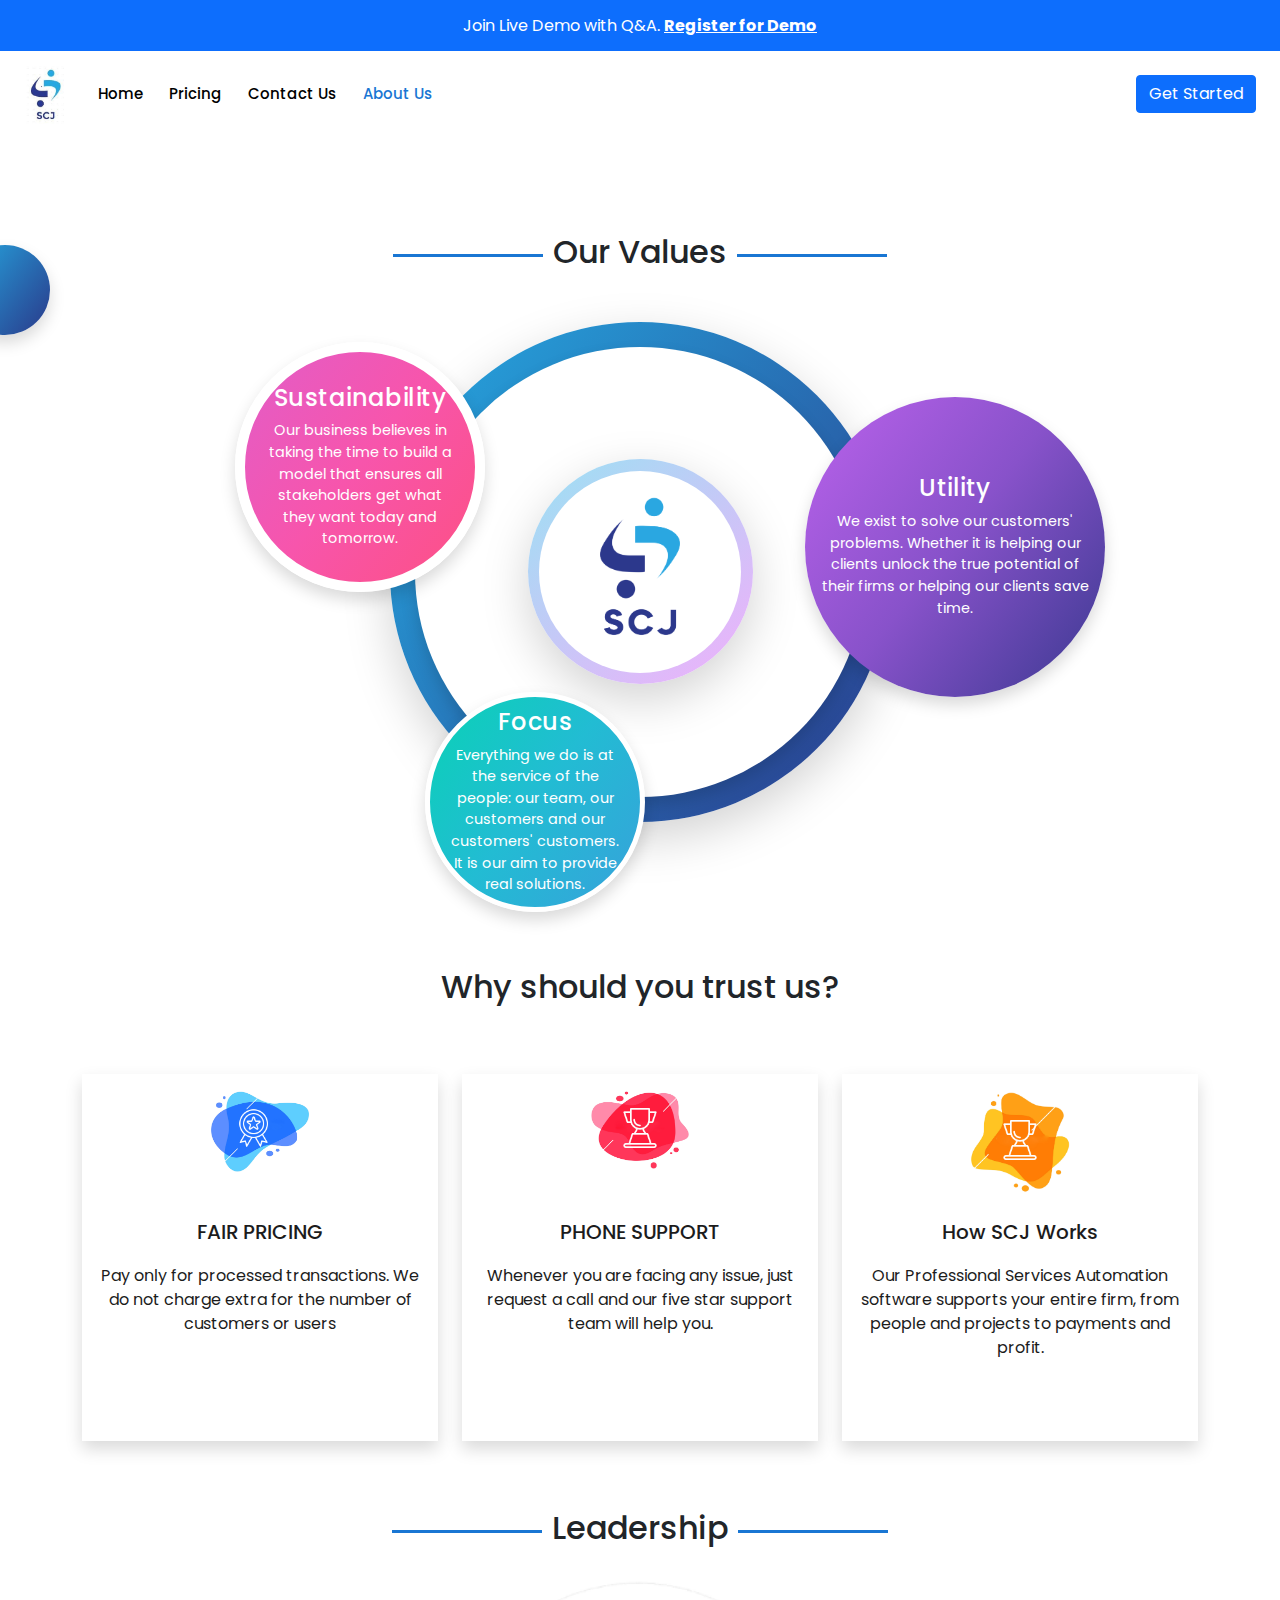
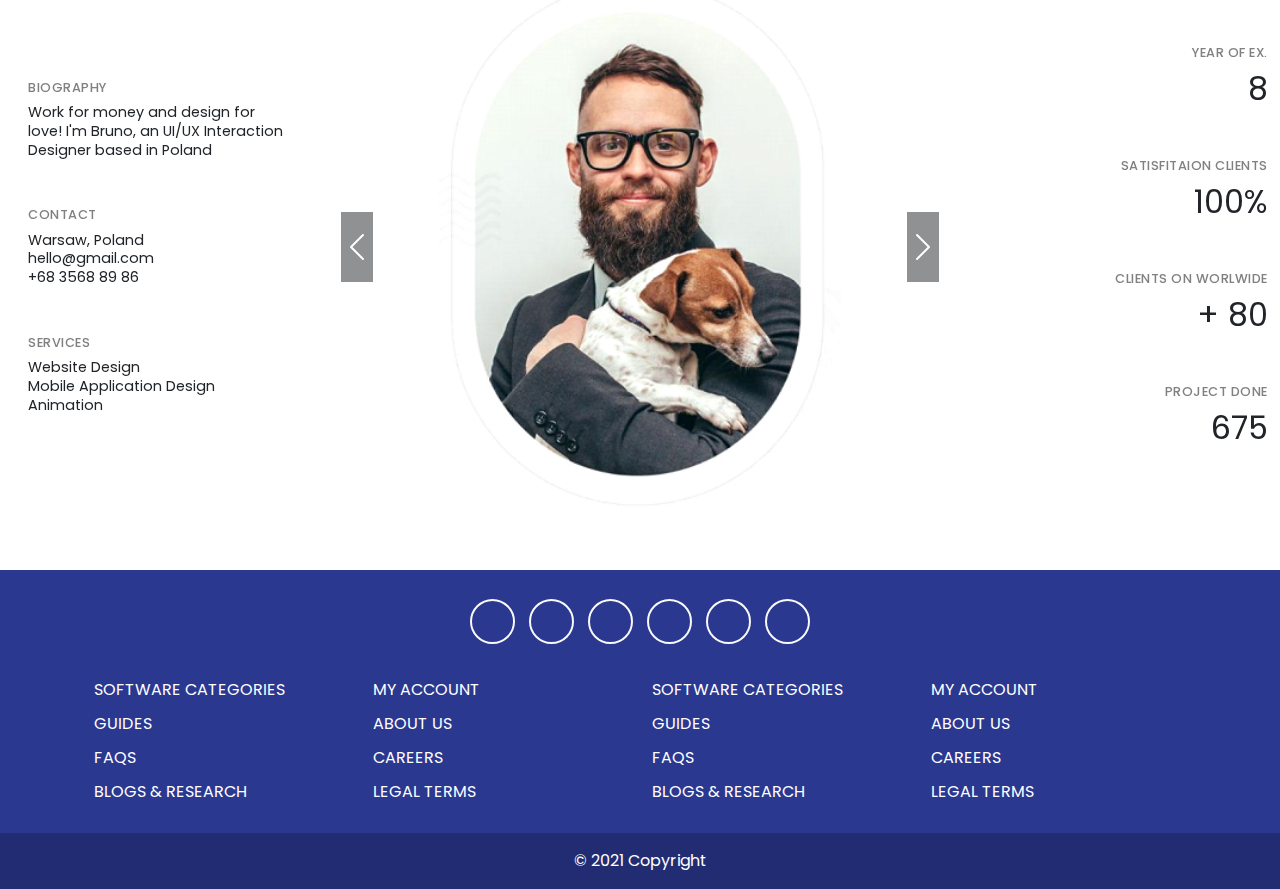
<file: AboutUs.html>
<!DOCTYPE html>
<html lang="en">
  <head>
    <meta charset="UTF-8" />
    <meta http-equiv="X-UA-Compatible" content="IE=edge" />
    <meta name="viewport" content="width=device-width, initial-scale=1.0" />
    <link rel="stylesheet" href="./css/bootstrap.min.css" />
    <link rel="stylesheet" href="./css/custom.css" />
    <link rel="stylesheet" href="./css/aboutUs.css" />
    <title>About Us</title>
  </head>

  <body>
    <div class="p-3 bg-primary text-center text-white">
      <h6 class="m-0 fw-normal fs-6">
        Join Live Demo with Q&A.
        <a href="/" class="fw-bold text-white">Register for Demo</a>
      </h6>
    </div>

    <header class="container-fluid">
      <nav class="navbar navbar-expand-lg">
        <div class="container-fluid">
          <div class="d-flex align-items-center">
            <a class="navbar-brand fw-bold" href="index.html">
              <img src="./images/logo.jpg" alt="" />
            </a>
          </div>
          <button
            class="navbar-toggler text-primary"
            type="button"
            data-bs-toggle="collapse"
            data-bs-target="#navbarSupportedContent"
            aria-controls="navbarSupportedContent"
            aria-expanded="false"
            aria-label="Toggle navigation"
          >
            <span><i class="fas fa-bars"></i></span>
          </button>
          <div class="collapse navbar-collapse" id="navbarSupportedContent">
            <ul class="navbar-nav me-auto mb-2 mb-lg-0">
              <li class="nav-item">
                <a class="nav-link" href="index.html"> Home </a>
              </li>

              <li class="nav-item">
                <a class="nav-link active" aria-current="page" href="https://priyank032.github.io/pricing-table/"
                  >Pricing</a
                >
              </li>
              <li class="nav-item">
                <a class="nav-link" href="ContactUs.html"> Contact Us </a>
              </li>
              <li class="nav-item">
                <a class="nav-link activeMenu" href="AboutUs.html"> About Us </a>
              </li>
            </ul>
            <div class="login-signup">
              <a href="https://priyank032.github.io/pricing-table/" class="btn btn-primary">Get Started</a>
            </div>
          </div>
        </div>
      </nav>
    </header>

    <!-- <section class="my-5 pb-5 difference-circle">
      <div class="circle shadow" id="circle-one"></div>
      <div class="circle shadow" id="circle-three"></div>
      <div class="container">
        <div class="difference-title text-center mt-3 mb-4">
          <h2>The Difference</h2>
          <h6>Powerful Features</h6>
        </div>
        <div class="row justify-content-around">
          <div class="col-lg-5 col-md-5 col-sm-12">
            <div class="some-features">
              <div class="features-image">
                <img src="./images/medals.png" alt="" />
              </div>
              <div class="features-detail">
                <h5>Time & Expense Tracking</h5>
                <span
                  >Fast, easy, flexible and fun. Core makes it easy to track
                  time by providing options ranging from daily, weekly and
                  bi-weekly time cards to timers that can be paused and run
                  throughout the day</span
                >
              </div>
            </div>

            <div class="some-features">
              <div class="features-image">
                <img src="./images/call-center-agent.png" alt="" />
              </div>
              <div class="features-detail">
                <h5>Billing & Invoice</h5>
                <span
                  >Make invoicing at the end of the month the best part of your
                  work by sending custom invoices quickly
                </span>
              </div>
            </div>

            <div class="some-features">
              <div class="features-image">
                <img src="./images/inspiration.png" alt="" />
              </div>
              <div class="features-detail">
                <h5>Project Management & Workflows</h5>
                <span
                  >Build better processes starting with project creation and
                  budgeting through time, expense and billing
                </span>
              </div>
            </div>
          </div>
          <div class="col-lg-5 col-md-5 col-sm-12">
            <div class="some-features">
              <div class="features-image">
                <img src="./images/customer.png" alt="" />
              </div>
              <div class="features-detail">
                <h5>Integrations</h5>
                <span
                  >Connect SCJ with what's already working for you. Our solution
                  is cloud-based, with deep integration with your favorite
                  software</span
                >
              </div>
            </div>

            <div class="some-features">
              <div class="features-image">
                <img src="./images/responsive-devices.png" alt="" />
              </div>
              <div class="features-detail">
                <h5>Reporting & Analytics</h5>
                <span
                  >View your entire business in real-time with advanced
                  dashboards, analytics and reports. Your Metrics, Your
                  Method</span
                >
              </div>
            </div>

            <div class="some-features">
              <div class="features-image">
                <img src="./images/themes.png" alt="" />
              </div>
              <div class="features-detail">
                <h5>Become a SCJ Pro</h5>
                <span
                  >Looking for a fun and easy way to learn SCJ? Join our virtual
                  classroom and learn at your place</span
                >
              </div>
            </div>
          </div>
        </div>
        <div class="see-all">
          <button class="shadow">See All</button>
        </div>
      </div>
    </section> -->

    <section class="value-circle my-5 py-5">
      <div class="circle shadow" id="circle-one"></div>
      <div class="container">
        <div class="difference-title text-center mb-4">
          <h2>Our Values</h2>
        </div>

        <div class="our-main shadow-lg">
          <div class="sub-over shadow">
            <div class="sub-div shadow-lg">
              <div class="sub-div-detail">
                <div>
                  <img src="./images/logo/logo.png" alt="">
                </div>
              </div>
            </div>
          </div>
          <div class="sub-one shadow">
            <h4>Sustainability</h4>
            <p>
              Our business believes in taking the time to build a model that ensures all stakeholders get what they want today and tomorrow.
            </p>
          </div>
          <div class="sub-two shadow">
            <h4>Utility</h4>
            <p>
              We exist to solve our customers' problems. Whether it is helping our clients unlock the true potential of their firms or helping our clients save time.
            </p>
          </div>
          <div class="sub-three shadow">
            <h4>Focus</h4>
            <p>
              Everything we do is at the service of the people: our team, our customers and our customers' customers. It is our aim to provide real solutions.
            </p>
          </div>
        </div>
      </div>
    </section>

    <section class="my-5">
      <div class="container">
        <h2 class="text-center mb-5">Why should you trust us?</h2>
        <div class="row">
          <div class="col-lg-4 col-md-4 col-sm-12">
            <div class="details text-center shadow">
              <div class="details-img">
                <img src="./images/blue-shape.jpg" alt="" />
                <img class="inner-images" src="./images/gift2.png" alt="" />
              </div>
              <h5>FAIR PRICING</h5>
              <p class="trust-details">
                Pay only for processed transactions. We do not charge extra for
                the number of customers or users
              </p>
            </div>
          </div>
          <div class="col-lg-4 col-md-4 col-sm-12">
            <div class="details text-center shadow">
              <div class="details-img red-shapes">
                <img src="./images/red-shape.jpg" alt="" />
                <img class="inner-images" src="./images/trophyy.png" alt="" />
              </div>
              <h5>PHONE SUPPORT</h5>
              <p class="trust-details">
                Whenever you are facing any issue, just request a call and our
                five star support team will help you.
              </p>
            </div>
          </div>
          <div class="col-lg-4 col-md-4 col-sm-12">
            <div class="details text-center shadow">
              <div class="details-img yellow-shapes">
                <img src="./images/yellow-shape.jpg" alt="" />
                <img class="inner-images" src="./images/trophyy.png" alt="" />
              </div>

              <h5>How SCJ Works</h5>
              <p class="trust-details">
                Our Professional Services Automation software supports your entire firm, from people and projects to payments and profit.
              </p>
            </div>
          </div>
        </div>
      </div>
    </section>

    <section>
      <div class="container-fluid">
        <div class="difference-title text-center mt-3 mb-4">
          <h2>Leadership</h2>
        </div>

        <div
          id="carouselExampleIndicators"
          class="carousel slide"
          data-bs-ride="carousel"
        >
          <div class="carousel-indicators">
            <button
              type="button"
              data-bs-target="#carouselExampleIndicators"
              data-bs-slide-to="0"
              class="active"
              aria-current="true"
              aria-label="Slide 1"
            ></button>
            <button
              type="button"
              data-bs-target="#carouselExampleIndicators"
              data-bs-slide-to="1"
              aria-label="Slide 2"
            ></button>
            <button
              type="button"
              data-bs-target="#carouselExampleIndicators"
              data-bs-slide-to="2"
              aria-label="Slide 3"
            ></button>
          </div>
          <div class="carousel-inner">
            <div class="carousel-item active">
              <div class="row align-items-center">
                <div class="col-lg-4 col-md-4 col-sm-12">
                  <div class="user-all-detail">
                    <div class="detail-box">
                      <h5>BIOGRAPHY</h5>
                      <span
                        >Work for money and design for love! I'm Bruno, an UI/UX
                        Interaction Designer based in Poland</span
                      >
                    </div>
                    <div class="detail-box">
                      <h5>CONTACT</h5>
                      <span>Warsaw, Poland</span>
                      <span>hello@gmail.com</span>
                      <span>+68 3568 89 86</span>
                    </div>
                    <div class="detail-box">
                      <h5>SERVICES</h5>
                      <span>Website Design</span>
                      <span>Mobile Application Design</span>
                      <span>Animation</span>
                    </div>
                  </div>
                </div>
                <div class="col-lg-4 col-md-4 col-sm-12">
                  <div class="mainUserImage">
                    <img src="./images/mainuser.PNG" alt="" />
                  </div>
                </div>
                <div class="col-lg-4 col-md-4 col-sm-12">
                  <div class="user-all-counts">
                    <div class="detail-box">
                      <h5>YEAR OF EX.</h5>
                      <span>8</span>
                    </div>
                    <div class="detail-box">
                      <h5>SATISFITAION CLIENTS</h5>
                      <span>100%</span>
                    </div>
                    <div class="detail-box">
                      <h5>CLIENTS ON WORLWIDE</h5>
                      <span>+ 80</span>
                    </div>
                    <div class="detail-box">
                      <h5>PROJECT DONE</h5>
                      <span>675</span>
                    </div>
                  </div>
                </div>
              </div>
            </div>
            <div class="carousel-item">
              <div class="row align-items-center">
                <div class="col-lg-4 col-md-4 col-sm-12">
                  <div class="user-all-detail">
                    <div class="detail-box">
                      <h5>BIOGRAPHY</h5>
                      <span
                        >Work for money and design for love! I'm Bruno, an UI/UX
                        Interaction Designer based in Poland</span
                      >
                    </div>
                    <div class="detail-box">
                      <h5>CONTACT</h5>
                      <span>Warsaw, Poland</span>
                      <span>hello@gmail.com</span>
                      <span>+68 3568 89 86</span>
                    </div>
                    <div class="detail-box">
                      <h5>SERVICES</h5>
                      <span>Website Design</span>
                      <span>Mobile Application Design</span>
                      <span>Animation</span>
                    </div>
                  </div>
                </div>
                <div class="col-lg-4 col-md-4 col-sm-12">
                  <div class="mainUserImage">
                    <img src="./images/mainuser.PNG" alt="" />
                  </div>
                </div>
                <div class="col-lg-4 col-md-4 col-sm-12">
                  <div class="user-all-counts">
                    <div class="detail-box">
                      <h5>YEAR OF EX.</h5>
                      <span>8</span>
                    </div>
                    <div class="detail-box">
                      <h5>SATISFITAION CLIENTS</h5>
                      <span>100%</span>
                    </div>
                    <div class="detail-box">
                      <h5>CLIENTS ON WORLWIDE</h5>
                      <span>+ 80</span>
                    </div>
                    <div class="detail-box">
                      <h5>PROJECT DONE</h5>
                      <span>675</span>
                    </div>
                  </div>
                </div>
              </div>
            </div>
            <div class="carousel-item">
              <div class="row align-items-center">
                <div class="col-lg-4 col-md-4 col-sm-12">
                  <div class="user-all-detail">
                    <div class="detail-box">
                      <h5>BIOGRAPHY</h5>
                      <span
                        >Work for money and design for love! I'm Bruno, an UI/UX
                        Interaction Designer based in Poland</span
                      >
                    </div>
                    <div class="detail-box">
                      <h5>CONTACT</h5>
                      <span>Warsaw, Poland</span>
                      <span>hello@gmail.com</span>
                      <span>+68 3568 89 86</span>
                    </div>
                    <div class="detail-box">
                      <h5>SERVICES</h5>
                      <span>Website Design</span>
                      <span>Mobile Application Design</span>
                      <span>Animation</span>
                    </div>
                  </div>
                </div>
                <div class="col-lg-4 col-md-4 col-sm-12">
                  <div class="mainUserImage">
                    <img src="./images/mainuser.PNG" alt="" />
                  </div>
                </div>
                <div class="col-lg-4 col-md-4 col-sm-12">
                  <div class="user-all-counts">
                    <div class="detail-box">
                      <h5>YEAR OF EX.</h5>
                      <span>8</span>
                    </div>
                    <div class="detail-box">
                      <h5>SATISFITAION CLIENTS</h5>
                      <span>100%</span>
                    </div>
                    <div class="detail-box">
                      <h5>CLIENTS ON WORLWIDE</h5>
                      <span>+ 80</span>
                    </div>
                    <div class="detail-box">
                      <h5>PROJECT DONE</h5>
                      <span>675</span>
                    </div>
                  </div>
                </div>
              </div>
            </div>
          </div>
          <button
            class="carousel-control-prev"
            type="button"
            data-bs-target="#carouselExampleIndicators"
            data-bs-slide="prev"
          >
            <span class="carousel-control-prev-icon" aria-hidden="true"></span>
            <span class="visually-hidden">Previous</span>
          </button>
          <button
            class="carousel-control-next"
            type="button"
            data-bs-target="#carouselExampleIndicators"
            data-bs-slide="next"
          >
            <span class="carousel-control-next-icon" aria-hidden="true"></span>
            <span class="visually-hidden">Next</span>
          </button>
        </div>
      </div>
    </section>
    <!-- Footer -->
    <footer class="text-center text-white mt-5">
      <!-- Grid container -->
      <div class="container p-4">
        <!-- Section: Social media -->
        <section class="mb-4 footer-links">
          <!-- Facebook -->
          <a class="btn btn-outline-light btn-floating" href="#!" role="button"
            ><i class="fab fa-facebook-f"></i
          ></a>

          <!-- Twitter -->
          <a class="btn btn-outline-light btn-floating" href="#!" role="button"
            ><i class="fab fa-twitter"></i
          ></a>

          <!-- Google -->
          <a class="btn btn-outline-light btn-floating" href="#!" role="button"
            ><i class="fab fa-google"></i
          ></a>

          <!-- Instagram -->
          <a class="btn btn-outline-light btn-floating" href="#!" role="button"
            ><i class="fab fa-instagram"></i
          ></a>

          <!-- Linkedin -->
          <a class="btn btn-outline-light btn-floating" href="#!" role="button"
            ><i class="fab fa-linkedin-in"></i
          ></a>

          <!-- Github -->
          <a class="btn btn-outline-light btn-floating" href="#!" role="button"
            ><i class="fab fa-github"></i
          ></a>
        </section>

        <!-- Section: Links -->
        <section class="">
          <!--Grid row-->
          <div class="row">
            <!--Grid column-->
            <div class="col-lg-3 col-md-6 mb-4 mb-md-0">
              <ul class="list-unstyled text-start mb-0">
                <li>
                  <a href="#!" class="text-white text-decoration-none"
                    >SOFTWARE CATEGORIES</a
                  >
                </li>
                <li>
                  <a href="#!" class="text-white text-decoration-none"
                    >GUIDES</a
                  >
                </li>
                <li>
                  <a href="#!" class="text-white text-decoration-none">FAQS</a>
                </li>
                <li>
                  <a href="#!" class="text-white text-decoration-none"
                    >BLOGS & RESEARCH</a
                  >
                </li>
              </ul>
            </div>
            <!--Grid column-->

            <!--Grid column-->
            <div class="col-lg-3 col-md-6 mb-4 mb-md-0">
              <ul class="list-unstyled text-start mb-0">
                <li>
                  <a href="#!" class="text-white text-decoration-none"
                    >MY ACCOUNT</a
                  >
                </li>
                <li>
                  <a href="#!" class="text-white text-decoration-none"
                    >ABOUT US</a
                  >
                </li>
                <li>
                  <a href="#!" class="text-white text-decoration-none"
                    >CAREERS</a
                  >
                </li>
                <li>
                  <a href="#!" class="text-white text-decoration-none"
                    >LEGAL TERMS</a
                  >
                </li>
              </ul>
            </div>
            <!--Grid column-->

            <!--Grid column-->
            <div class="col-lg-3 col-md-6 mb-4 mb-md-0">
              <ul class="list-unstyled text-start mb-0">
                <li>
                  <a href="#!" class="text-white text-decoration-none"
                    >SOFTWARE CATEGORIES</a
                  >
                </li>
                <li>
                  <a href="#!" class="text-white text-decoration-none"
                    >GUIDES</a
                  >
                </li>
                <li>
                  <a href="#!" class="text-white text-decoration-none">FAQS</a>
                </li>
                <li>
                  <a href="#!" class="text-white text-decoration-none"
                    >BLOGS & RESEARCH</a
                  >
                </li>
              </ul>
            </div>
            <!--Grid column-->

            <!--Grid column-->
            <div class="col-lg-3 col-md-6 mb-4 mb-md-0">
              <ul class="list-unstyled text-start mb-0">
                <li>
                  <a href="#!" class="text-white text-decoration-none"
                    >MY ACCOUNT</a
                  >
                </li>
                <li>
                  <a href="#!" class="text-white text-decoration-none"
                    >ABOUT US</a
                  >
                </li>
                <li>
                  <a href="#!" class="text-white text-decoration-none"
                    >CAREERS</a
                  >
                </li>
                <li>
                  <a href="#!" class="text-white text-decoration-none"
                    >LEGAL TERMS</a
                  >
                </li>
              </ul>
            </div>
            <!--Grid column-->
          </div>
          <!--Grid row-->
        </section>
        <!-- Section: Links -->
      </div>
      <!-- Grid container -->

      <!-- Copyright -->
      <div class="text-center p-3" style="background-color: rgba(0, 0, 0, 0.2)">
        © 2021 Copyright
      </div>
      <!-- Copyright -->
    </footer>
    <!-- Footer -->

    <script src="./js/fontawesome.js" crossorigin="anonymous"></script>
    <script src="./js/bootstrap.bundle.min.js"></script>
  </body>
</html>
</file>
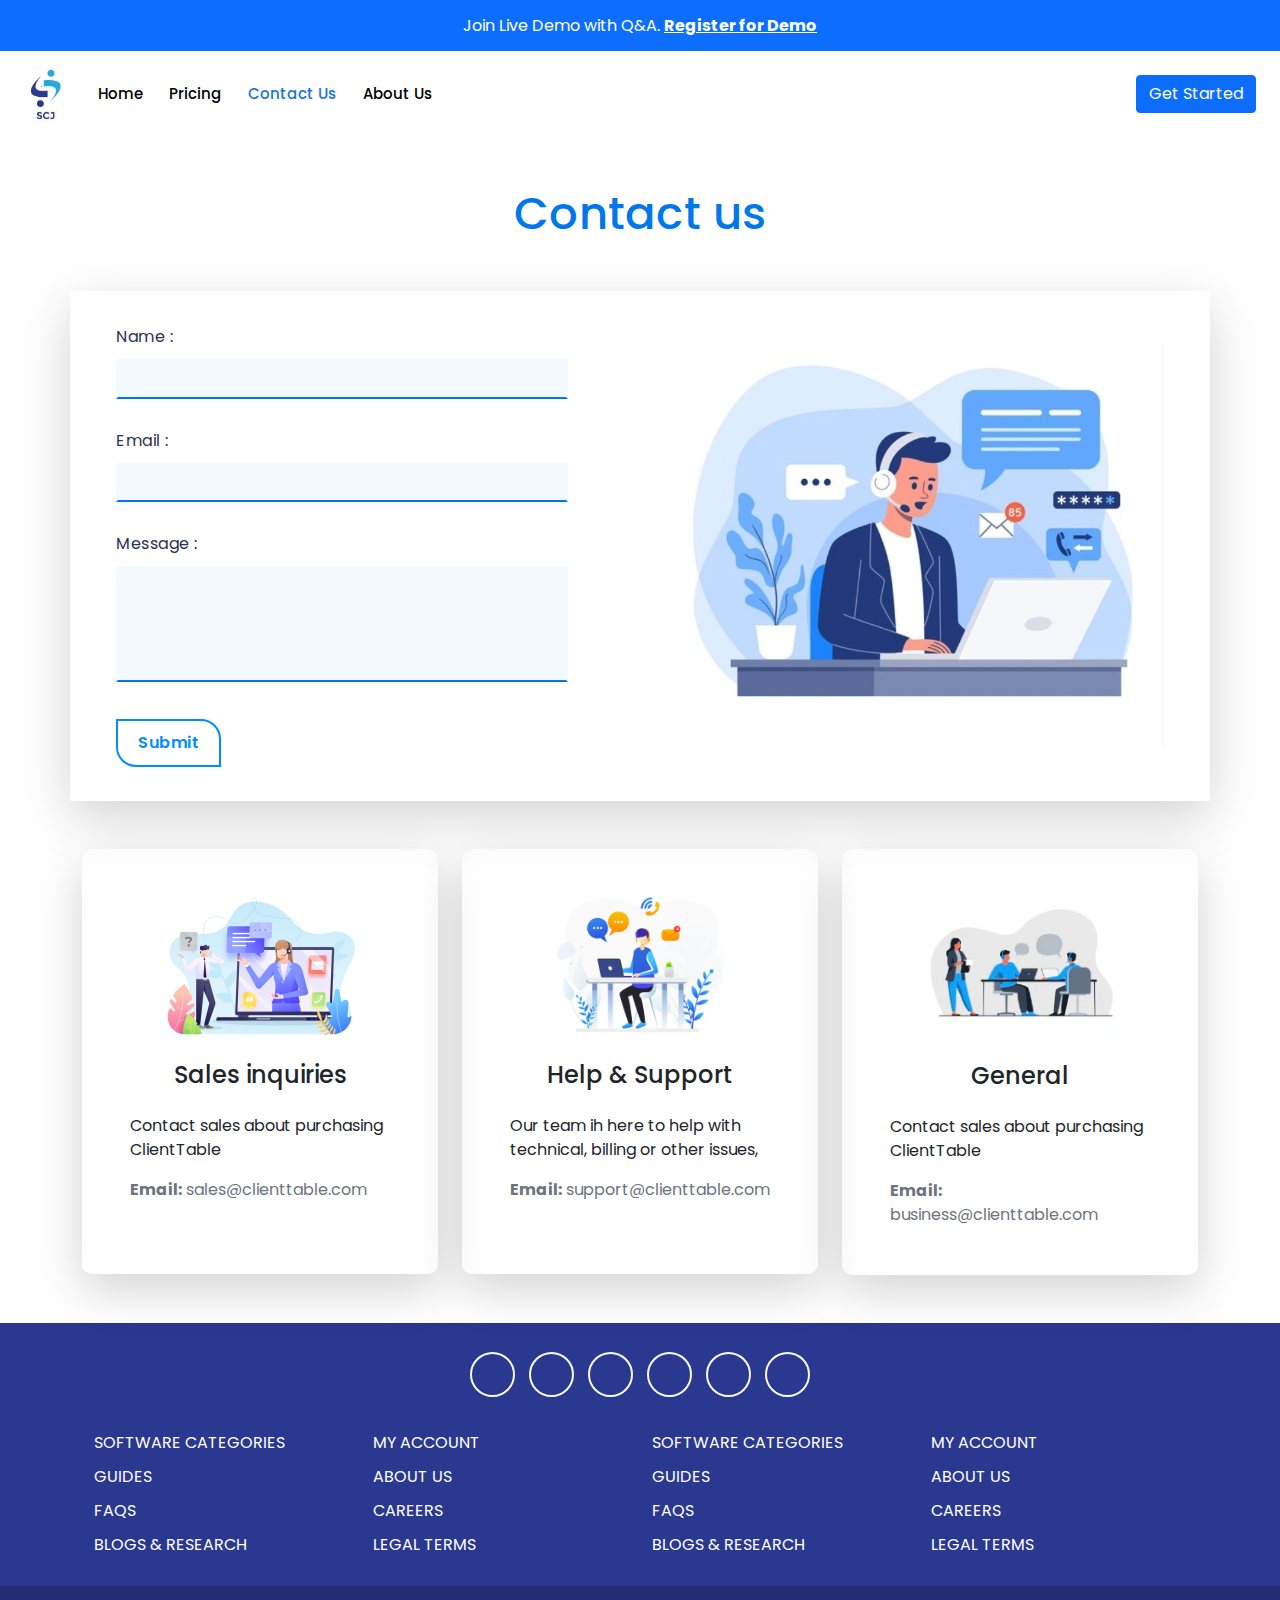
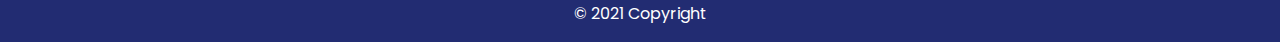
<file: ContactUs.html>
<!DOCTYPE html>
<html lang="en">

<head>
  <meta charset="UTF-8" />
  <meta http-equiv="X-UA-Compatible" content="IE=edge" />
  <meta name="viewport" content="width=device-width, initial-scale=1.0" />
  <link rel="stylesheet" href="./css/bootstrap.min.css" />
  <link rel="stylesheet" href="./css/custom.css" />
  <link rel="stylesheet" href="./css/contactUs.css" />
  <title>Contact Us</title>
</head>

<body>
  <div class="p-3 bg-primary text-center text-white">
    <h6 class="m-0 fw-normal fs-6">
      Join Live Demo with Q&A.
      <a href="/" class="fw-bold text-white">Register for Demo</a>
    </h6>
  </div>

  <header class="container-fluid">
    <nav class="navbar navbar-expand-lg">
      <div class="container-fluid">
        <div class="d-flex align-items-center">
          <a class="navbar-brand fw-bold" href="index.html">
            <img src="./images/logo.jpg" alt="" />
          </a>
        </div>
        <button class="navbar-toggler text-primary" type="button" data-bs-toggle="collapse"
          data-bs-target="#navbarSupportedContent" aria-controls="navbarSupportedContent" aria-expanded="false"
          aria-label="Toggle navigation">
          <span><i class="fas fa-bars"></i></span>
        </button>
        <div class="collapse navbar-collapse" id="navbarSupportedContent">
          <ul class="navbar-nav me-auto mb-2 mb-lg-0">
            <li class="nav-item">
              <a class="nav-link" href="index.html"> Home </a>
            </li>
           

            <li class="nav-item">
              <a class="nav-link active" aria-current="page" href="https://priyank032.github.io/pricing-table/">Pricing</a>
            </li>
            <li class="nav-item">
              <a class="nav-link activeMenu" href="ContactUs.html"> Contact Us </a>
            </li>
            <li class="nav-item">
              <a class="nav-link" href="AboutUs.html"> About Us </a>
            </li>
          </ul>
          <div class="login-signup">
            <a href="https://priyank032.github.io/pricing-table/" class="btn btn-primary">Get Started</a>
          </div>
        </div>
      </div>
    </nav>
  </header>

  <section>
    <div class="container">
      <h2 class="contact-title">Contact us</h2>
      <div class="row align-items-center shadow-lg p-4">
        <div class="col-md-6 col-lg-6 col-sm-12">
          <div class="contact-form">
            <form>
              <div class="main-input-div">
                <label for="name"><span>Name :</span></label>
                <input type="text" id="name" name="user_name" />
              </div>
              <div class="main-input-div">
                <label for="mail"><span>Email :</span></label>
                <input type="email" id="mail" name="user_email" />
              </div>
              <div class="main-input-div">
                <label for="msg"><span>Message :</span></label>
                <textarea rows="4" cols="50"></textarea>
              </div>
              <div class="main-submit-div">
                <input type="submit" />
              </div>
            </form>
          </div>
        </div>
        <div class="col-lg-6 col-md-6 col-sm-12">
          <div class="contact-img">
            <img src="./images/contactus.jpg" alt="" />
          </div>
        </div>
      </div>
    </div>
  </section>

  <section class="mt-5">
    <div class="container">
      <div class="row">
        <div class="col-lg-4 col-md-4 col-sm-12">
          <div class="HelpSupport shadow-lg p-5">
            <div class="text-center img-section">
              <img class="w-75" height="140px" src="./images/sales.PNG" alt="">
            </div>
            <h4 class="text-center my-4">Sales inquiries</h4>
            <p>Contact sales about purchasing ClientTable</p>
            <span class="text-secondary"><b>Email:</b> sales@clienttable.com</span>
          </div>
        </div>

        <div class="col-lg-4 col-md-4 col-sm-12">
          <div class="HelpSupport shadow-lg p-5">
            <div class="text-center img-section">
              <img class="w-75" height="140px" src="./images/help.PNG" alt="">
            </div>
            <h4 class="text-center my-4">Help & Support</h4>
            <p>Our team ih here to help with technical, billing or other issues,</p>
            <span class="text-secondary"><b>Email:</b> support@clienttable.com</span>
          </div>
        </div>

        <div class="col-lg-4 col-md-4 col-sm-12">
          <div class="HelpSupport shadow-lg p-5">
            <div class="text-center img-section">
              <img class="w-75" style="height: 141px;" src="./images/general.PNG" alt="">
            </div>
            <h4 class="text-center my-4">General</h4>
            <p>Contact sales about purchasing ClientTable</p>
            <span class="text-secondary"><b>Email:</b> business@clienttable.com</span>
          </div>
        </div>
      </div>
    </div>
  </section>

  <!-- Footer -->
  <footer class="text-center text-white mt-5">
    <!-- Grid container -->
    <div class="container p-4">
      <!-- Section: Social media -->
      <section class="mb-4 footer-links">
        <!-- Facebook -->
        <a class="btn btn-outline-light btn-floating" href="#!" role="button"><i class="fab fa-facebook-f"></i></a>

        <!-- Twitter -->
        <a class="btn btn-outline-light btn-floating" href="#!" role="button"><i class="fab fa-twitter"></i></a>

        <!-- Google -->
        <a class="btn btn-outline-light btn-floating" href="#!" role="button"><i class="fab fa-google"></i></a>

        <!-- Instagram -->
        <a class="btn btn-outline-light btn-floating" href="#!" role="button"><i class="fab fa-instagram"></i></a>

        <!-- Linkedin -->
        <a class="btn btn-outline-light btn-floating" href="#!" role="button"><i class="fab fa-linkedin-in"></i></a>

        <!-- Github -->
        <a class="btn btn-outline-light btn-floating" href="#!" role="button"><i class="fab fa-github"></i></a>
      </section>

      <!-- Section: Links -->
      <section class="">
        <!--Grid row-->
        <div class="row">
          <!--Grid column-->
          <div class="col-lg-3 col-md-6 mb-4 mb-md-0">
            <ul class="list-unstyled text-start mb-0">
              <li>
                <a href="#!" class="text-white text-decoration-none">SOFTWARE CATEGORIES</a>
              </li>
              <li>
                <a href="#!" class="text-white text-decoration-none">GUIDES</a>
              </li>
              <li>
                <a href="#!" class="text-white text-decoration-none">FAQS</a>
              </li>
              <li>
                <a href="#!" class="text-white text-decoration-none">BLOGS & RESEARCH</a>
              </li>
            </ul>
          </div>
          <!--Grid column-->

          <!--Grid column-->
          <div class="col-lg-3 col-md-6 mb-4 mb-md-0">
            <ul class="list-unstyled text-start mb-0">
              <li>
                <a href="#!" class="text-white text-decoration-none">MY ACCOUNT</a>
              </li>
              <li>
                <a href="#!" class="text-white text-decoration-none">ABOUT US</a>
              </li>
              <li>
                <a href="#!" class="text-white text-decoration-none">CAREERS</a>
              </li>
              <li>
                <a href="#!" class="text-white text-decoration-none">LEGAL TERMS</a>
              </li>
            </ul>
          </div>
          <!--Grid column-->

          <!--Grid column-->
          <div class="col-lg-3 col-md-6 mb-4 mb-md-0">
            <ul class="list-unstyled text-start mb-0">
              <li>
                <a href="#!" class="text-white text-decoration-none">SOFTWARE CATEGORIES</a>
              </li>
              <li>
                <a href="#!" class="text-white text-decoration-none">GUIDES</a>
              </li>
              <li>
                <a href="#!" class="text-white text-decoration-none">FAQS</a>
              </li>
              <li>
                <a href="#!" class="text-white text-decoration-none">BLOGS & RESEARCH</a>
              </li>
            </ul>
          </div>
          <!--Grid column-->

          <!--Grid column-->
          <div class="col-lg-3 col-md-6 mb-4 mb-md-0">
            <ul class="list-unstyled text-start mb-0">
              <li>
                <a href="#!" class="text-white text-decoration-none">MY ACCOUNT</a>
              </li>
              <li>
                <a href="#!" class="text-white text-decoration-none">ABOUT US</a>
              </li>
              <li>
                <a href="#!" class="text-white text-decoration-none">CAREERS</a>
              </li>
              <li>
                <a href="#!" class="text-white text-decoration-none">LEGAL TERMS</a>
              </li>
            </ul>
          </div>
          <!--Grid column-->
        </div>
        <!--Grid row-->
      </section>
      <!-- Section: Links -->
    </div>
    <!-- Grid container -->

    <!-- Copyright -->
    <div class="text-center p-3" style="background-color: rgba(0, 0, 0, 0.2)">
      © 2021 Copyright
    </div>
    <!-- Copyright -->
  </footer>
  <!-- Footer -->

  <script src="./js/fontawesome.js" crossorigin="anonymous"></script>
  <script src="./js/bootstrap.bundle.min.js"></script>
</body>

</html>
</file>
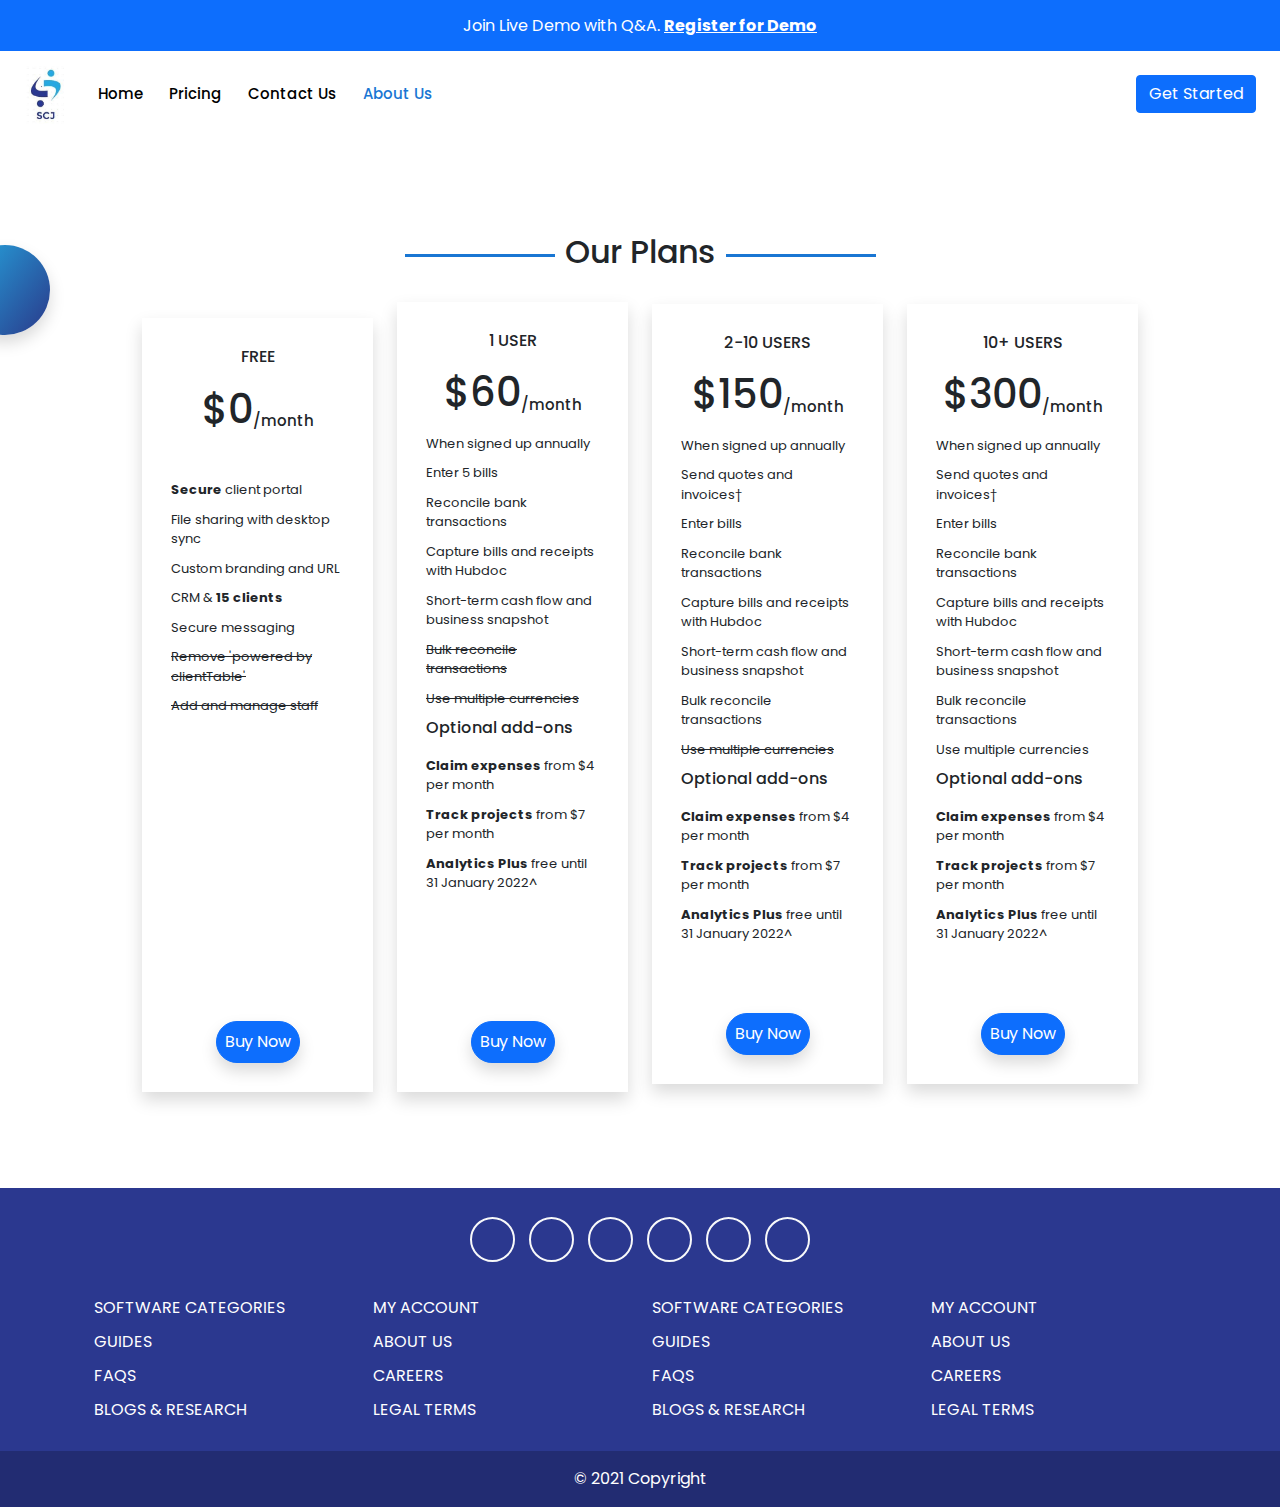
<file: pricing.html>
<!DOCTYPE html>
<html lang="en">

<head>
    <meta charset="UTF-8" />
    <meta http-equiv="X-UA-Compatible" content="IE=edge" />
    <meta name="viewport" content="width=device-width, initial-scale=1.0" />
    <link rel="stylesheet" href="./css/bootstrap.min.css" />
    <link rel="stylesheet" href="./css/custom.css" />
    <link rel="stylesheet" href="./css/aboutUs.css" />
    <title>About Us</title>
</head>

<body>
    <div class="p-3 bg-primary text-center text-white">
        <h6 class="m-0 fw-normal fs-6">
            Join Live Demo with Q&A.
            <a href="/" class="fw-bold text-white">Register for Demo</a>
        </h6>
    </div>

    <header class="container-fluid">
        <nav class="navbar navbar-expand-lg">
            <div class="container-fluid">
                <div class="d-flex align-items-center">
                    <a class="navbar-brand fw-bold" href="index.html">
                        <img src="./images/logo.jpg" alt="" />
                    </a>
                </div>
                <button class="navbar-toggler text-primary" type="button" data-bs-toggle="collapse"
                    data-bs-target="#navbarSupportedContent" aria-controls="navbarSupportedContent"
                    aria-expanded="false" aria-label="Toggle navigation">
                    <span><i class="fas fa-bars"></i></span>
                </button>
                <div class="collapse navbar-collapse" id="navbarSupportedContent">
                    <ul class="navbar-nav me-auto mb-2 mb-lg-0">
                        <li class="nav-item">
                            <a class="nav-link" href="index.html"> Home </a>
                        </li>
                        

                        <li class="nav-item">
                            <a class="nav-link active" aria-current="page" href="https://priyank032.github.io/pricing-table/">Pricing</a>
                        </li>
                        <li class="nav-item">
                            <a class="nav-link" href="ContactUs.html"> Contact Us </a>
                        </li>
                        <li class="nav-item">
                            <a class="nav-link activeMenu" href="AboutUs.html"> About Us </a>
                        </li>
                    </ul>
                    <div class="login-signup">
                        <a href="https://priyank032.github.io/pricing-table/" class="btn btn-primary">Get Started</a>
                    </div>
                </div>
            </div>
        </nav>
    </header>

    <section class="value-circle my-5 py-5">
        <div class="circle shadow" id="circle-one"></div>
        <div class="container">
            <div class="difference-title text-center mb-4">
                <h2>Our Plans</h2>
            </div>
            <style>
                table th,
                table td {
                    padding: 5px;
                    text-align: left;
                    font-size: 13px;
                }
            </style>
            <div class="row mx-5 text-center align-items-end">
                <div class="col-lg-3 mb-5 mb-lg-0 shape">
                    <div class="bg-white p-4 rounded-lg shadow">
                        <table>
                            <tr>
                                <td class="text-center">
                                    <h1 class="h6 text-uppercase font-weight-bold mb-2">Free</h1>
                                </td>
                            </tr>
                            <tr>
                                <td class="text-center">
                                    <h2 class="h1 font-weight-bold">
                                        $0<span style="font-size: 20px"><sub>/month</sub></span>
                                    </h2>
                                </td>
                            </tr>
                            <tr>
                                <td>&nbsp;</td>
                            </tr>
                            <tr>
                                <td>
                                    <i class="fa fa-check mr-2 text-primary"></i>
                                    <b>Secure</b> client portal
                                </td>
                            </tr>
                            <tr>
                                <td>
                                    <i class="fa fa-check mr-2 text-primary"></i> File sharing
                                    with desktop sync
                                </td>
                            </tr>
                            <tr>
                                <td>
                                    <i class="fa fa-check mr-2 text-primary"></i> Custom branding
                                    and URL
                                </td>
                            </tr>
                            <tr>
                                <td>
                                    <i class="fa fa-check mr-2 text-primary"></i> CRM &
                                    <b>15 clients</b>
                                </td>
                            </tr>
                            <tr>
                                <td>
                                    <i class="fa fa-check mr-2 text-primary"></i> Secure messaging
                                </td>
                            </tr>
                            <tr>
                                <td>
                                    <i class="fa fa-times mr-2"></i>
                                    <del>Remove 'powered by clientTable'</del>
                                </td>
                            </tr>
                            <tr>
                                <td>
                                    <i class="fa fa-times mr-2"></i>
                                    <del>Add and manage staff</del>
                                </td>
                            </tr>
                            <tr>
                                <td>&nbsp;</td>
                            </tr>
                            <tr>
                                <td>&nbsp;</td>
                            </tr>
                            <tr>
                                <td>&nbsp;</td>
                            </tr>
                            <tr>
                                <td>&nbsp;</td>
                            </tr>
                            <tr>
                                <td>&nbsp;</td>
                            </tr>
                            <tr>
                                <td>&nbsp;</td>
                            </tr>
                            <tr>
                                <td>&nbsp;</td>
                            </tr>
                            <tr>
                                <td>&nbsp;</td>
                            </tr>
                            <tr>
                                <td>&nbsp;</td>
                            </tr>
                            <tr>
                                <td>&nbsp;</td>
                            </tr>
                            <tr>
                                <td class="text-center">
                                    <a href="#" class="btn btn-primary btn-block p-2 shadow rounded-pill">Buy Now</a>
                                </td>
                            </tr>
                        </table>
                    </div>
                </div>


                <div class="col-lg-3 mb-5 mb-lg-0 shape">
                    <div class="bg-white p-4 rounded-lg shadow">
                        <table>
                            <tr>
                                <td class="text-center">
                                    <h1 class="h6 text-uppercase font-weight-bold  mb-2">1 User</h1>
                                </td>
                            </tr>
                            <tr>
                                <td class="text-center">
                                    <h2 class="h1 font-weight-bold">
                                        $60<span style="font-size: 20px"><sub>/month</sub></span>
                                    </h2>
                                </td>
                            </tr>
                            <tr>
                                <td>
                                    <span class="text-small font-weight-normal ml-2">When signed up annually</span>
                                </td>
                            </tr>
                            <tr>
                                <td>
                                    <i class="fa fa-check mr-2 text-primary"></i> Enter 5 bills
                                </td>
                            </tr>
                            <tr>
                                <td>
                                    <i class="fa fa-check mr-2 text-primary"></i> Reconcile bank
                                    transactions
                                </td>
                            </tr>
                            <tr>
                                <td>
                                    <i class="fa fa-check mr-2 text-primary"></i> Capture bills
                                    and receipts with Hubdoc
                                </td>
                            </tr>
                            <tr>
                                <td>
                                    <i class="fa fa-check mr-2 text-primary"></i> Short-term cash
                                    flow and business snapshot
                                </td>
                            </tr>
                            <tr>
                                <td>
                                    <i class="fa fa-times mr-2"></i>
                                    <del>Bulk reconcile transactions</del>
                                </td>
                            </tr>
                            <tr>
                                <td>
                                    <i class="fa fa-times mr-2"></i>
                                    <del>Use multiple currencies</del>
                                </td>
                            </tr>
                            <tr>
                                <td>
                                    <h6>Optional add-ons</h6>
                                </td>
                            </tr>
                            <tr>
                                <td>
                                    <i class="fa fa-chevron-circle-up mr-2 text-primary"></i><b>Claim expenses</b>
                                    from $4 per month
                                </td>
                            </tr>
                            <tr>
                                <td>
                                    <i class="fa fa-chevron-circle-up mr-2 text-primary"></i><b>Track projects</b>
                                    from $7 per month
                                </td>
                            </tr>
                            <tr>
                                <td>
                                    <i class="fa fa-chevron-circle-up mr-2 text-primary"></i><b>Analytics Plus</b>
                                    free until 31 January 2022^
                                </td>
                            </tr>
                            <tr>
                                <td>&nbsp;</td>
                            </tr>
                            <tr>
                                <td>&nbsp;</td>
                            </tr>
                            <tr>
                                <td>&nbsp;</td>
                            </tr>
                            <tr>
                                <td>&nbsp;</td>
                            </tr>
                            <tr>
                                <td class="text-center">
                                    <a href="#" class="btn btn-primary btn-block p-2 shadow rounded-pill">Buy Now</a>
                                </td>
                            </tr>

                        </table>
                    </div>
                </div>
                <!-- END -->

                <!-- Pricing Table-->
                <div class="col-lg-3 mb-5 py-2 mb-lg-0 shape">
                    <div class="bg-white p-4 rounded-lg shadow">
                        <table>
                            <tr>
                                <td class="text-center">
                                    <h1 class="h6 text-uppercase font-weight-bold mb-2">
                                        2-10 Users
                                    </h1>
                                </td>
                            </tr>
                            <tr>
                                <td class="text-center">
                                    <h2 class="h1 font-weight-bold">
                                        $150<span style="font-size: 20px"><sub>/month</sub></span>
                                    </h2>
                                </td>
                            </tr>
                            <tr>
                                <td><span class="text-small font-weight-normal ml-2">When signed up annually</span></td>
                            </tr>
                            <tr>
                                <td>
                                    <i class="fa fa-check mr-2 text-primary"></i> Send quotes and
                                    invoices†
                                </td>
                            </tr>
                            <tr>
                                <td>
                                    <i class="fa fa-check mr-2 text-primary"></i> Enter bills
                                </td>
                            </tr>
                            <tr>
                                <td>
                                    <i class="fa fa-check mr-2 text-primary"></i> Reconcile bank
                                    transactions
                                </td>
                            </tr>
                            <tr>
                                <td>
                                    <i class="fa fa-check mr-2 text-primary"></i> Capture bills
                                    and receipts with Hubdoc
                                </td>
                            </tr>
                            <tr>
                                <td>
                                    <i class="fa fa-check mr-2 text-primary"></i> Short-term cash
                                    flow and business snapshot
                                </td>
                            </tr>
                            <tr>
                                <td>
                                    <i class="fa fa-check mr-2 text-primary"></i>Bulk reconcile
                                    transactions
                                </td>
                            </tr>
                            <tr>
                                <td>
                                    <i class="fa fa-times mr-2"></i>
                                    <del>Use multiple currencies</del>
                                </td>
                            </tr>
                            <tr>
                                <td>
                                    <h6>Optional add-ons</h6>
                                </td>
                            </tr>
                            <tr>
                                <td><i class="fa fa-chevron-circle-up mr-2 text-primary"></i><b>Claim expenses</b>
                                    from $4 per month</td>
                            </tr>
                            <tr>
                                <td><i class="fa fa-chevron-circle-up mr-2 text-primary"></i><b>Track projects</b>
                                    from $7 per month</td>
                            </tr>
                            <tr>
                                <td>
                                    <i class="fa fa-chevron-circle-up mr-2 text-primary"></i><b>Analytics Plus</b>
                                    free until 31 January 2022^
                                </td>
                            </tr>
                            <tr>
                                <td>&nbsp;</td>
                            </tr>
                            <tr>
                                <td>&nbsp;</td>
                            </tr>
                            <tr>
                                <td class="text-center">
                                    <a href="#" class="btn btn-primary btn-block p-2 shadow rounded-pill">Buy Now</a>
                                </td>
                            </tr>
                        </table>
                    </div>
                </div>
                <!-- END -->

                <!-- Pricing Table-->
                <div class="col-lg-3 py-2 shape2">
                    <div class="bg-white p-4 rounded-lg shadow">
                        <table>
                            <tr>
                                <td class="text-center">
                                    <h1 class="h6 text-uppercase font-weight-bold mb-2">10+ Users</h1>
                                </td>
                            </tr>
                            <tr>
                                <td class="text-center">
                                    <h2 class="h1 font-weight-bold">
                                        $300<span style="font-size: 20px"><sub>/month</sub></span>
                                    </h2>
                                </td>
                            </tr>
                            <tr>
                                <td><span class="text-small font-weight-normal ml-2">When signed up annually</span></td>
                            </tr>
                            <tr>
                                <td>
                                    <i class="fa fa-check mr-2 text-primary"></i> Send quotes and
                                    invoices†
                                </td>
                            </tr>
                            <tr>
                                <td>
                                    <i class="fa fa-check mr-2 text-primary"></i> Enter bills
                                </td>
                            </tr>
                            <tr>
                                <td>
                                    <i class="fa fa-check mr-2 text-primary"></i> Reconcile bank
                                    transactions
                                </td>
                            </tr>
                            <tr>
                                <td>
                                    <i class="fa fa-check mr-2 text-primary"></i> Capture bills
                                    and receipts with Hubdoc
                                </td>
                            </tr>
                            <tr>
                                <td>
                                    <i class="fa fa-check mr-2 text-primary"></i> Short-term cash
                                    flow and business snapshot
                                </td>
                            </tr>
                            <tr>
                                <td>
                                    <i class="fa fa-check mr-2 text-primary"></i>Bulk reconcile
                                    transactions
                                </td>
                            </tr>
                            <tr>
                                <td>
                                    <i class="fa fa-check mr-2 text-primary"></i>Use multiple
                                    currencies
                                </td>
                            </tr>
                            <tr>
                                <td>
                                    <h6>Optional add-ons</h6>
                                </td>
                            </tr>
                            <tr>
                                <td>
                                    <i class="fa fa-chevron-circle-up mr-2 text-primary"></i><b>Claim expenses</b>
                                    from $4 per month
                                </td>
                            </tr>
                            <tr>
                                <td>
                                    <i class="fa fa-chevron-circle-up mr-2 text-primary"></i><b>Track projects</b>
                                    from $7 per month
                                </td>
                            </tr>
                            <tr>
                                <td>
                                    <i class="fa fa-chevron-circle-up mr-2 text-primary"></i><b>Analytics Plus</b>
                                    free until 31 January 2022^
                                </td>
                            </tr>
                            <tr>
                                <td>&nbsp;</td>
                            </tr>
                            <tr>
                                <td>&nbsp;</td>
                            </tr>
                            <tr>
                                <td class="text-center">
                                    <a href="#" class="btn btn-primary btn-block p-2 shadow rounded-pill">Buy Now</a>
                                </td>
                            </tr>
                        </table>
                    </div>
                </div>
                <!-- END -->
            </div>

        </div>
    </section>

    <!-- Footer -->
    <footer class="text-center text-white mt-5">
        <!-- Grid container -->
        <div class="container p-4">
            <!-- Section: Social media -->
            <section class="mb-4 footer-links">
                <!-- Facebook -->
                <a class="btn btn-outline-light btn-floating" href="#!" role="button"><i
                        class="fab fa-facebook-f"></i></a>

                <!-- Twitter -->
                <a class="btn btn-outline-light btn-floating" href="#!" role="button"><i class="fab fa-twitter"></i></a>

                <!-- Google -->
                <a class="btn btn-outline-light btn-floating" href="#!" role="button"><i class="fab fa-google"></i></a>

                <!-- Instagram -->
                <a class="btn btn-outline-light btn-floating" href="#!" role="button"><i
                        class="fab fa-instagram"></i></a>

                <!-- Linkedin -->
                <a class="btn btn-outline-light btn-floating" href="#!" role="button"><i
                        class="fab fa-linkedin-in"></i></a>

                <!-- Github -->
                <a class="btn btn-outline-light btn-floating" href="#!" role="button"><i class="fab fa-github"></i></a>
            </section>

            <!-- Section: Links -->
            <section class="">
                <!--Grid row-->
                <div class="row">
                    <!--Grid column-->
                    <div class="col-lg-3 col-md-6 mb-4 mb-md-0">
                        <ul class="list-unstyled text-start mb-0">
                            <li>
                                <a href="#!" class="text-white text-decoration-none">SOFTWARE CATEGORIES</a>
                            </li>
                            <li>
                                <a href="#!" class="text-white text-decoration-none">GUIDES</a>
                            </li>
                            <li>
                                <a href="#!" class="text-white text-decoration-none">FAQS</a>
                            </li>
                            <li>
                                <a href="#!" class="text-white text-decoration-none">BLOGS & RESEARCH</a>
                            </li>
                        </ul>
                    </div>
                    <!--Grid column-->

                    <!--Grid column-->
                    <div class="col-lg-3 col-md-6 mb-4 mb-md-0">
                        <ul class="list-unstyled text-start mb-0">
                            <li>
                                <a href="#!" class="text-white text-decoration-none">MY ACCOUNT</a>
                            </li>
                            <li>
                                <a href="#!" class="text-white text-decoration-none">ABOUT US</a>
                            </li>
                            <li>
                                <a href="#!" class="text-white text-decoration-none">CAREERS</a>
                            </li>
                            <li>
                                <a href="#!" class="text-white text-decoration-none">LEGAL TERMS</a>
                            </li>
                        </ul>
                    </div>
                    <!--Grid column-->

                    <!--Grid column-->
                    <div class="col-lg-3 col-md-6 mb-4 mb-md-0">
                        <ul class="list-unstyled text-start mb-0">
                            <li>
                                <a href="#!" class="text-white text-decoration-none">SOFTWARE CATEGORIES</a>
                            </li>
                            <li>
                                <a href="#!" class="text-white text-decoration-none">GUIDES</a>
                            </li>
                            <li>
                                <a href="#!" class="text-white text-decoration-none">FAQS</a>
                            </li>
                            <li>
                                <a href="#!" class="text-white text-decoration-none">BLOGS & RESEARCH</a>
                            </li>
                        </ul>
                    </div>
                    <!--Grid column-->

                    <!--Grid column-->
                    <div class="col-lg-3 col-md-6 mb-4 mb-md-0">
                        <ul class="list-unstyled text-start mb-0">
                            <li>
                                <a href="#!" class="text-white text-decoration-none">MY ACCOUNT</a>
                            </li>
                            <li>
                                <a href="#!" class="text-white text-decoration-none">ABOUT US</a>
                            </li>
                            <li>
                                <a href="#!" class="text-white text-decoration-none">CAREERS</a>
                            </li>
                            <li>
                                <a href="#!" class="text-white text-decoration-none">LEGAL TERMS</a>
                            </li>
                        </ul>
                    </div>
                    <!--Grid column-->
                </div>
                <!--Grid row-->
            </section>
            <!-- Section: Links -->
        </div>
        <!-- Grid container -->

        <!-- Copyright -->
        <div class="text-center p-3" style="background-color: rgba(0, 0, 0, 0.2)">
            © 2021 Copyright
        </div>
        <!-- Copyright -->
    </footer>
    <!-- Footer -->

    <script src="./js/fontawesome.js" crossorigin="anonymous"></script>
    <script src="./js/bootstrap.bundle.min.js"></script>
</body>

</html>
</file>
<file: css/custom.css>
@import url("https://fonts.googleapis.com/css2?family=Poppins:ital,wght@0,100;0,200;0,300;0,400;0,500;0,600;1,700&display=swap");

* {
  margin: 0;
  padding: 0;
}

body {
  font-family: "Poppins", sans-serif;
  overflow-x: hidden;
}

.reviews span {
  font-size: 12px;
  line-height: 1;
}

.navbar-brand img {
  width: 45px;
}

img {
  width: 100%;
  object-fit: cover;
}

.dropdown-menu {
  background: #f6faff;
}

.dropdown-menu .dropdown-item {
  transition: all 0.2s;
}

.dropdown-menu .dropdown-item:hover {
  color: #fff;
  background-color: #1976d3;
}

.dropdown-menu li {
  padding: 5px !important;
}

.sub-menu-link:hover .sub-menu {
  display: block;
}

.sub-menu {
  display: none;
}

.sub-menu a {
  display: block;
  text-decoration: none;
  margin: 10px 0px 0px 20px;
}

.review-detail {
  display: flex;
  align-items: center;
  padding: 4px 10px;
  border: 1px solid #1976d3;
  border-radius: 5px 20px 20px 5px;
  text-decoration: none;
  margin-right: 55px;
}

.dropdown-toggle::after {
  display: none;
}

.navbar-nav li {
  padding: 0 5px;
}

.navbar-nav li a {
  color: #000;
  font-size: 15px;
  font-weight: 500;
}

.navbar-nav li a.activeMenu {
  color: #1976d3;
}

.navbar-nav li a:hover {
  color: #1976d3;
}

.login-signup {
  display: flex;
  align-items: center;
}

.login-signup button {
  margin-left: 15px;
  transition: all 0.3s;
}

.join {
  background-color: #1976d3;
  border: 1px solid transparent;
  border-radius: 100px;
  padding: 5px 13px;
  color: #fff;
  font-weight: 500;
  font-size: 14px;
  min-width: 95px;
  transition: all 0.3s;
}

.join:hover {
  background-color: #fff;
  border: 1px solid #1976d3;
  color: #1976d3;
}

.start {
  background-color: #fff;
  border: 1px solid #1976d3;
  border-radius: 100px;
  padding: 5px 13px;
  color: #1976d3;
  font-weight: 500;
  font-size: 14px;
}

.start:hover {
  background-color: #1976d3;
  color: #fff;
  border-color: transparent;
}

.select-lang {
  background: none;
  border: none;
  font-weight: 600;
  font-size: 14px;
  display: flex;
  align-items: center;
}

.select-lang img {
  width: 20px;
  margin-right: 5px;
}

.main-title {
  margin: 0 0 20px;
  overflow: hidden;
  font-size: 52px;
  font-weight: 900;
  text-overflow: ellipsis;
}

.main-title-desc {
  margin-top: 0;
  margin-bottom: 40px;
  font-size: 24px;
  font-weight: 400;
  color: #2b2b2b;
  letter-spacing: 0.8px;
}

.carousel-control-prev span,
.carousel-control-next span {
  background-color: #212529;
  padding: 5px;
  display: block;
  height: 70px;
}

.user-details {
  position: absolute;
  bottom: 10px;
  background: #fff;
  padding: 10px;
  width: 90%;
  margin: 0 auto;
  left: 0;
  right: 0;
}

.user-details:after {
  content: "";
  top: -18px;
  right: 35px;
  position: absolute;
  width: 0;
  height: 0;
  border-left: 15px solid transparent;
  border-right: 15px solid transparent;
  border-bottom: 21px solid #ffffff;
}

.user-details p {
  font-size: 14px;
  line-height: 18px;
  margin: 0;
  font-style: italic;
  letter-spacing: 0.2px;
}

.user-details span {
  margin: 0 8px 0 0;
  font-weight: 700;
  color: #2b2b2b;
  font-size: 14px;
}

.user-details span:first-child {
  color: #919191;
  font-weight: 200;
}

.star-div {
  height: 64px;
  width: 64px;
  background-color: #ffd259;
  border-radius: 100px;
  display: flex;
  align-items: center;
  justify-content: center;
  position: absolute;
  z-index: 0;
  bottom: 116px;
  right: 46px;
}

.star-div span {
  color: #fff;
  font-size: 20px;
}

.practice-img {
  display: flex;
  justify-content: center;
  align-items: center;
  width: 100%;
  margin-top: 120px;
  margin-bottom: 120px;
  background: rgba(232, 241, 251, 0.5);
  overflow-y: visible;
}

.practice-img img {
  width: 50%;
  padding: 0 126px;
  background: #fff;
  box-sizing: content-box;
  object-fit: cover;
}

.banner-section {
  padding: 82px 0;
}

.practice-section {
  padding: 82px 0;
}

.practice-title {
  margin: 0 0 20px;
  font-size: 36px;
  font-weight: 700;
  color: #2b2b2b;
  text-align: center;
}

.unlimited-detail {
  padding-left: 50px;
}

.unlimited-detail h2 {
  color: #2b2b2b;
  font-size: 36px;
}

.unlimited-detail p {
  color: #2b2b2b;
  margin: 30px 0;
}

.unlimited-section {
  background-color: #f3f8fd;
  padding: 82px 0;
}

.tabss-section {
  padding: 30px 0;
  border-bottom: 0;
}

.tabss-section ul.tabs {
  margin: 0;
  padding: 0;
  float: left;
  list-style: none;
  height: 32px;
 /* border-bottom : 1px solid #333; */
  width: 100%;
}

.tabss-section ul.tabs li {
  float: left;
  margin: 0;
  cursor: pointer;
  padding: 0px 1px;
  height: 31px;
  line-height: 31px;
  /* border-top: 1px solid #333;
  border-left: 1px solid #333;
  border-bottom: 1px solid #333;
  border-right: 1px solid #333; */
   background-color: #666; 
  color: rgb(22, 104, 228);
  overflow: hidden;
  position: relative;
}
.listt{
  border-top: 1px solid rgb(233, 228, 228);
  border-right: 1px solid rgb(233, 228, 228);
  border-left: 1px solid rgb(233, 228, 228);
  box-shadow: 0.5px 0.5px 0.5px 0.5px rgb(201, 195, 195);
  border-radius: 30px;
}
.tabss-section .tab_last {
  border-right: 1px solid #333;
}

.tabss-section ul.tabs li:hover {
  background-color: #ccc;
  color: #0f7ae4;
}

.tabss-section ul.tabs li.active {
  background-color: #fff;
  color: #0f7ae4;
  /* border-bottom: 1px solid #fff; */
  display: block;
}

.tabss-section .tab_container {
  border: 1px solid #333;
  border-top: none;
  clear: both;
  float: left;
  width: 100%;
  background: #fff;
  overflow: auto;
}

.tabss-section .tab_content {
  padding: 20px;
  display: none;
}

.tabss-section .tab_drawer_heading {
  display: none;
}

.tabss-section .nav-tabs {
  /* background-color: #0d6efd; */
  justify-content: center;
  padding: 5px 0;
}

.tabss-section .nav-tabs .nav-item.show .nav-link,
.tabss-section .nav-tabs .nav-link.active {
  color: #0f7ae4;
  background-color: #fff;
}

.tabss-section .nav-tabs .nav-link {
  color: #0f7ae4;
  font-weight: 900;
}

.tabss-section .nav-tabs .nav-item.show .nav-link,
.tabss-section .nav-tabs .nav-link.active {
  border-color: transparent;
}

.tabss-section .nav-tabs .nav-link {
  margin-bottom: 0;
  border-radius: 0;
}

.tabss-section .nav-tabs .nav-link:focus,
.tabss-section .nav-tabs .nav-link:hover {
  border-color: transparent;
  isolation: auto;
  opacity: 0.7;
}

.main-tab-div {
  display: flex;
  align-items: center;
  justify-content: space-between;
  flex-wrap: wrap;
  margin: 100px 0;
}

.main-tab-div .tab-detail {
  width: 48%;
}

.tab-details {
  padding: 0 0 0 50px;
}

.tab-profiles {
  display: flex;
  align-items: center;
  width: 80%;
  padding: 15px 25px;
  background: rgba(25, 118, 211, 0.1);
  border-radius: 200px;
  margin-top: 40px;
}

.some-logos {
  display: flex;
  align-items: center;
  justify-content: flex-end;
  width: 100%;
}

.main-logos {
  display: flex;
  align-items: center;
  justify-content: center;
  flex-shrink: 0;
  width: 50px;
  height: 50px;
  background: #fff;
  border: 1px solid #1976d3;
  border-radius: 68px;
  box-shadow: 0 23px 31px rgb(0 0 0 / 10%);
  margin-right: -5px;
}

.main-logos img {
  width: 30px;
}

.tab-sub-title {
  margin-right: 34px;
  font-style: normal;
  font-weight: 700;
  font-size: 16px;
  line-height: 18px;
  text-align: center;
  color: #4872a0;
}

.industry-list {
  padding: 30px;
  background: #fff;
  border-radius: 25px;
  display: flex;
  justify-content: space-between;
  width: 100%;
  margin: 40px 0;
  list-style: none;
}

.industry-img {
  width: 60px;
  height: 60px;
  margin: 0 auto 10px;
}

.mordan-div {
  background: #f3f8fd;
  padding: 30px;
  margin: 50px 0;
}

.modern-list {
  list-style: square;
  margin: 40px 0;
}

.modern-list li {
  padding: 5px 0;
  font-size: 18px;
}

.border-div {
  padding: 10px 10px;
  background: #fff;
  margin: 20px 0 0 0;
  display: flex;
  justify-content: space-between;
  align-items: center;
  border-bottom: 2px solid #1976d34d;
}

.expanded-div .border-div a {
  text-decoration: none;
  font-size: 16px;
  color: rgb(0, 0, 0);
  display: block;
  width: 100%;
  text-align: start;
  letter-spacing: 0.3px;
}

.expanded-div .border-div i {
  color: #1976d3;
}

.expanded-div .card {
  background-color: rgb(243 248 253);
  border: 2px solid rgb(186 214 242);
  border-radius: 0;
  border-top: none;
}

.list-unstyled li {
  padding: 5px 0;
}

footer {
  background-color: #2b388f;
}

.footer-links a {
  width: 45px;
  height: 45px;
  border-radius: 100px;
  border-width: 2px;
  align-items: center;
  padding: 8px;
  margin: 5px;
}

@media only screen and (max-width: 974px) {
  .dropdown-menu .dropdown-item {
    padding: 0;
    font-size: 13px;
  }
  .login-signup {
    display: flex;
    align-items: flex-start;
    flex-direction: column;
  }
  .login-signup button {
    margin-left: 0;
    margin-bottom: 15px;
  }
  .practice-img img {
    width: 70%;
    height: auto;
    background: #fff;
    padding: 0 10px;
  }
  .navbar-nav li a {
    color: #000;
    font-size: 15px;
    font-weight: 400;
  }
  .main-tab-div .tab-detail {
    width: 90%;
    margin: 0 auto 40px;
  }
}

@media screen and (max-width: 480px) {
  .tabss-section .tabs {
    display: none;
  }
  .tabss-section .tab_drawer_heading {
    background-color: #ccc;
    color: #fff;
    border-top: 1px solid #333;
    margin: 0;
    padding: 5px 20px;
    display: block;
    cursor: pointer;
    -webkit-touch-callout: none;
    -webkit-user-select: none;
    -khtml-user-select: none;
    -moz-user-select: none;
    -ms-user-select: none;
    user-select: none;
  }
  .tabss-section .d_active {
    background-color: #666;
    color: #fff;
  }
  .main-tab-div .tab-detail {
    width: 100%;
    margin: 0 0 40px 0;
    padding: 10px;
  }
  .tab-profiles {
    width: 100%;
  }
  .tab-sub-title {
    margin-right: 10px;
  }
  .main-logos {
    width: 40px;
    height: 40px;
  }
  .main-logos img {
    width: 20px;
  }
}
</file>
<file: css/aboutUs.css>
section {
  position: relative;
}
.details {
  /* background: #ff4f4f;
  border-radius: 60px;
  border-bottom-left-radius: 0;
  position: relative; */
  /* border: 4px solid #fff; */
  padding: 1rem;
  margin: 20px 0;
  transition: all 0.3s;
  min-height: 320px;
}
.details:hover {
  transform: scale(0.9);
}
.details2 {
  background: #ffbd30;
  border-radius: 60px 0px 60px 60px;
}
.details2 .details-img {
  border-color: #ffbd30;
}
.details-img {
  height: 100px;
  width: 100px;
  position: relative;
  margin: 0 auto 30px;
  /* background: #fff;
  border: 3px solid #ff4f4f;
  border-radius: 50%;
  display: flex;
  align-items: center;
  justify-content: center;
  position: absolute;
  top: -40px;
  right: -15px; */
}

.details img {
  width: 100%;
}
.details .inner-images {
  position: absolute;
  top: 50%;
  left: 50%;
  width: 40%;
  transform: translate(-66%, -80%);
}
.red-shapes .inner-images {
  transform: translate(-50%, -80%);
}

.yellow-shapes .inner-images {
  transform: translate(-50%, -50%);
}
.details h5 {
  margin-bottom: 20px;
}

.details h5,
.details p {
  color: #1c1c1c;
}

.trust {
  background: linear-gradient(
    319deg,
    rgba(241, 175, 251, 1) 0%,
    rgba(155, 225, 243, 1) 100%
  );
}

.about-img {
  width: 90%;
}

.about-containt img {
  width: 50%;
  transform: rotateY(-180deg);
  margin-bottom: 30px;
}

.about-containt p {
  font-size: 0.9rem;
}

.about-containt-img img {
  width: 80%;
}

.about-containt-count {
  margin: 40px 0;
}

.difference {
  background: linear-gradient(
    -319deg,
    rgba(241, 175, 251, 1) 0%,
    rgba(155, 225, 243, 1) 100%
  );
  border-radius: 25px;
}

.deffernce-left {
  padding: 30px;
}

.deffernce-left h5 {
  font-size: 2rem;
  color: #0d1334;
  font-weight: 700;
}

.mokup-image {
  width: 85%;
  margin: 50px 0 -35px 110px;
}

.mokup-image img {
  border-radius: 30px;
}

.deffernce-left ul li {
  padding: 10px 0 0 0;
  font-size: 0.9rem;
}

.difference-title h2 {
  position: relative;
  display: inline;
}

.difference-title h6 {
  margin: 50px 0 20px;
}

.difference-title h2::after {
  content: "";
  position: absolute;
  left: -160px;
  height: 3px;
  width: 150px;
  background-color: #1976d3;
  top: 25px;
}

.difference-title h2::before {
  content: "";
  position: absolute;
  right: -160px;
  height: 3px;
  width: 150px;
  background-color: #1976d3;
  top: 25px;
}

.some-features {
  display: flex;
  margin: 50px 0;
}

.features-image {
  width: 40px;
  padding-top: 5px;
}

.features-image img {
  width: 80%;
}

.features-detail {
  width: calc(100% - 40px);
}

.features-detail h5 {
  /* text-shadow: 0px 0.1rem 0.2rem #7bd9ff; */
  display: inline-block;
  position: relative;
}

.features-detail h5::after {
  content: "";
  position: absolute;
  bottom: 0;
  right: 0;
  height: 35%;
  width: 97%;
  background: #ade7ff;
  z-index: -1;
}

.features-detail span {
  font-size: 0.9rem;
  line-height: 1.5;
  color: grey;
  display: block;
}

.see-all {
  text-align: center;
}

.see-all button {
  background: linear-gradient(
    128deg,
    rgba(37, 169, 225, 1) 0%,
    rgba(42, 57, 138, 1) 100%
  );
  border: none;
  padding: 0.5rem 1.5rem;
  font-size: 1.1rem;
  color: #fff;
  transition: all 0.3s;
}

.see-all button:hover {
  transform: scale(0.9);
}

.leadership-image img {
  margin-bottom: -30px;
}

.difference-circle #circle-one {
  top: 0;
  left: -30px;
}

.difference-circle #circle-three {
  bottom: 0;
  right: -30px;
}

.trust #circle-one {
  bottom: -30px;
  left: 10px;
}

.leadership-circle #circle-two {
  bottom: 140px;
  right: -10px;
}

.value-circle #circle-one {
  top: 60px;
  left: -40px;
}

.circle {
  background: linear-gradient(
    128deg,
    rgba(37, 169, 225, 1) 0%,
    rgba(42, 57, 138, 1) 100%
  );
  border-radius: 50%;
  position: absolute;
  z-index: -1;
}

#circle-one {
  height: 90px;
  width: 90px;
}

#circle-two {
  height: 70px;
  width: 70px;
}

#circle-three {
  height: 50px;
  width: 50px;
}

.our-main {
  position: relative;
  width: 500px;
  height: 500px;
  margin: 50px auto;
  background: linear-gradient(
    128deg,
    rgba(37, 169, 225, 1) 0%,
    rgba(42, 57, 138, 1) 100%
  );
  border-radius: 50%;
  display: flex;
  align-items: center;
  justify-content: center;
}

.sub-over {
  background-color: #fff;
  width: 90%;
  height: 90%;
  border-radius: 50%;
  display: flex;
  align-items: center;
  justify-content: center;
}

.sub-div {
  background: linear-gradient(
    320deg,
    rgba(241, 175, 251, 1) 0%,
    rgba(155, 225, 243, 1) 100%
  );
  width: 50%;
  height: 50%;
  border-radius: 50%;
  display: flex;
  align-items: center;
  justify-content: center;
}

.sub-div-detail {
  background-color: #fff;
  width: 90%;
  height: 90%;
  border-radius: 50%;
  display: flex;
  align-items: center;
  justify-content: center;
  text-align: center;
}

.sub-one {
  position: absolute;
  left: -155px;
  top: 20px;
  border: 10px solid #fff;
  width: 250px;
  height: 250px;
  border-radius: 50%;
  background: linear-gradient(
    128deg,
    rgba(226, 93, 200, 1) 0%,
    rgba(247, 85, 172, 1) 49%,
    rgba(253, 80, 132, 1) 100%
  );
  display: flex;
  align-items: center;
  justify-content: center;
  flex-direction: column;
  padding: 1rem;
  text-align: center;
}

.sub-one h4 {
  color: #fff;
  letter-spacing: 0.03rem;
  /* text-shadow: 0px 0.1rem 0.2rem #fff; */
}

.sub-one p {
  color: #fff;
  margin: 0;
  font-size: 0.9rem;
}

.sub-two {
  position: absolute;
  right: -215px;
  bottom: 125px;
  width: 300px;
  height: 300px;
  border-radius: 50%;
  background: linear-gradient(
    128deg,
    rgba(187, 98, 236, 1) 0%,
    rgba(136, 82, 202, 1) 49%,
    rgba(58, 57, 144, 1) 100%
  );
  display: flex;
  align-items: center;
  justify-content: center;
  flex-direction: column;
  padding: 1rem;
  text-align: center;
}

.sub-two h4 {
  color: #fff;
  letter-spacing: 0.03rem;
  /* text-shadow: 0px 0.1rem 0.2rem #fff; */
}

.sub-two p {
  color: #fff;
  margin: 0;
  font-size: 0.9rem;
}

.sub-three {
  position: absolute;
  left: 35px;
  border: 5px solid #fff;
  bottom: -90px;
  width: 220px;
  height: 220px;
  border-radius: 50%;
  background: linear-gradient(
    128deg,
    rgba(9, 210, 182, 1) 0%,
    rgba(34, 188, 211, 1) 49%,
    rgba(55, 161, 219, 1) 100%
  );
  display: flex;
  align-items: center;
  justify-content: center;
  flex-direction: column;
  padding: 1rem;
  text-align: center;
}

.sub-three h4 {
  color: #fff;
  letter-spacing: 0.03rem;
  /* text-shadow: 0px 0.1rem 0.2rem #fff; */
}

.sub-three p {
  color: #fff;
  margin: 0;
  font-size: 0.9rem;
}

.user-all-detail {
  padding: 1rem 8rem 1rem 1rem;
}

.detail-box {
  margin: 3rem 0;
}
.detail-box h5 {
  font-size: 0.8rem;
  color: grey;
  letter-spacing: 0.5px;
}

.detail-box span {
  line-height: 1.3;
  display: block;
  font-size: 0.9rem;
}

.user-all-counts {
  text-align: end;
}

.user-all-counts .detail-box span {
  font-size: 2rem;
}

.carousel-control-prev {
  left: 20%;
}

.carousel-control-next {
  right: 20%;
}

p.trust-details {
  height: 145px;
}
@media only screen and (max-width: 967px) {
  .sub-over {
    display: none;
  }
  .sub-one {
    left: -70px;
  }
  .sub-two {
    right: -50px;
  }
  .sub-three {
    bottom: -30px;
  }
}

@media only screen and (max-width: 667px) {
  .our-main {
    width: 100%;
    height: auto;
    display: flex;
    align-items: center;
    justify-content: center;
    flex-direction: column;
  }
  .sub-one,
  .sub-two,
  .sub-three {
    position: relative;
    left: 0;
    top: 0;
  }
  .sub-two {
    margin: 20px 0;
  }
}
</file>
<file: css/contactUs.css>
.contact-form {
  padding: 10px;
  box-sizing: border-box;
}
.contact-img {
  padding: 10px;
  box-sizing: border-box;
}
.contact-img img {
  width: 100%;
  object-fit: cover;
}

.contact-form form label {
  display: block;
  margin-bottom: 10px;
  color: #2d3051;
  font-size: 16px;
  letter-spacing: 0.5px;
}
.main-input-div {
  margin-bottom: 30px;
}
.contact-title {
  color: #0077eb;
  font-size: 45px;
  letter-spacing: 0.5px;
  text-align: center;
  margin: 50px 0;
}
.main-input-div input,
.main-input-div textarea {
  width: 90%;
  padding: 5px;
  background: #f3faff;
  border: none;
  border-bottom: 2px solid #0077eb;
  border-top: 2px solid transparent;
  border-left: 2px solid transparent;
  border-right: 2px solid transparent;
  font-size: 17px;
  letter-spacing: 0.5px;
  color: #000;
  outline: none;
  transition: all 0.2s;
  resize: none;
}
.main-input-div input:focus,
.main-input-div textarea:focus {
  border-top: 2px solid #0077eb;
  border-left: 2px solid #0077eb;
  border-right: 2px solid #0077eb;
}
.main-submit-div input {
  background: #fff;
  color: #008dff;
  font-size: 16px;
  letter-spacing: 0.5px;
  padding: 10px 20px;
  border: 2px solid #008dff;
  border-top-right-radius: 20px;
  border-bottom-left-radius: 20px;
  font-weight: 600;
  cursor: pointer;
  transition: all 0.2s;
}
.main-submit-div input:hover {
  background: #008dff;
  color: #fff;
}
.HelpSupport {
  min-height: 425px;
  border-radius: 10px;
}
</file>
